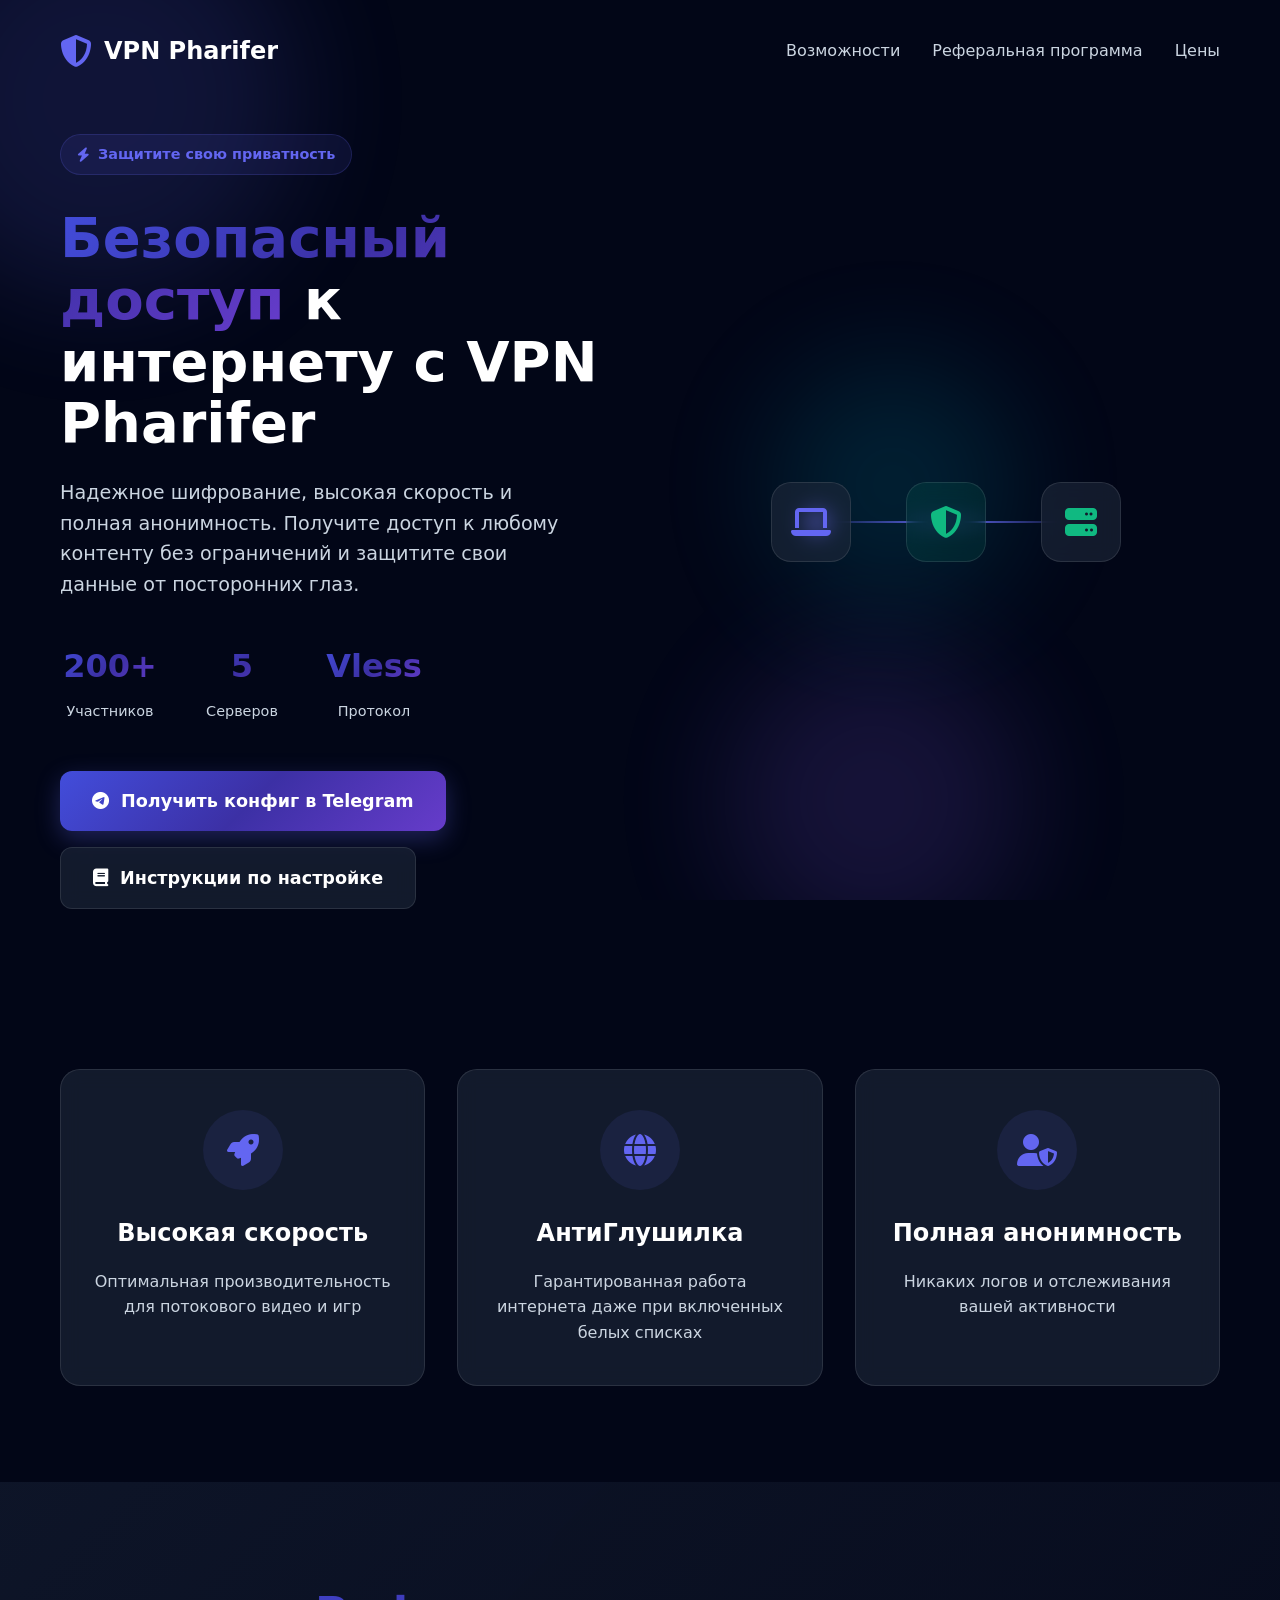
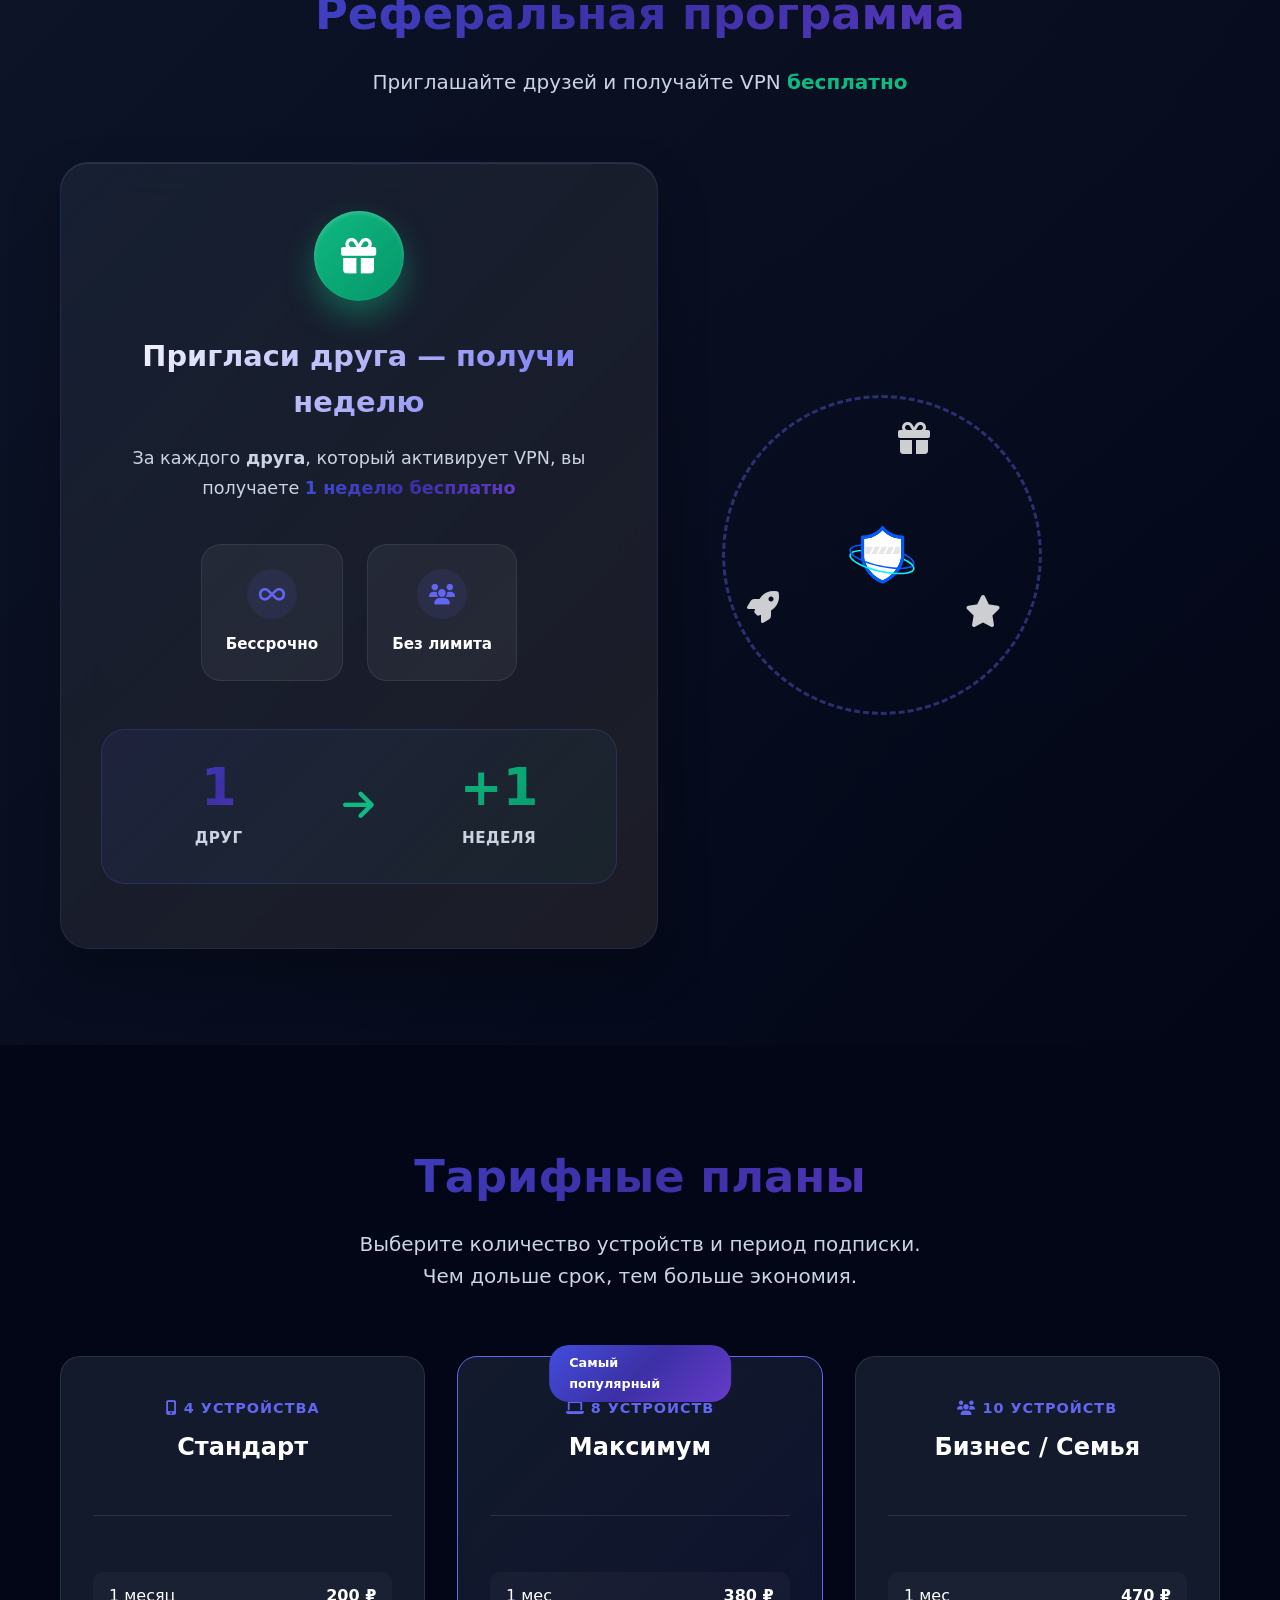
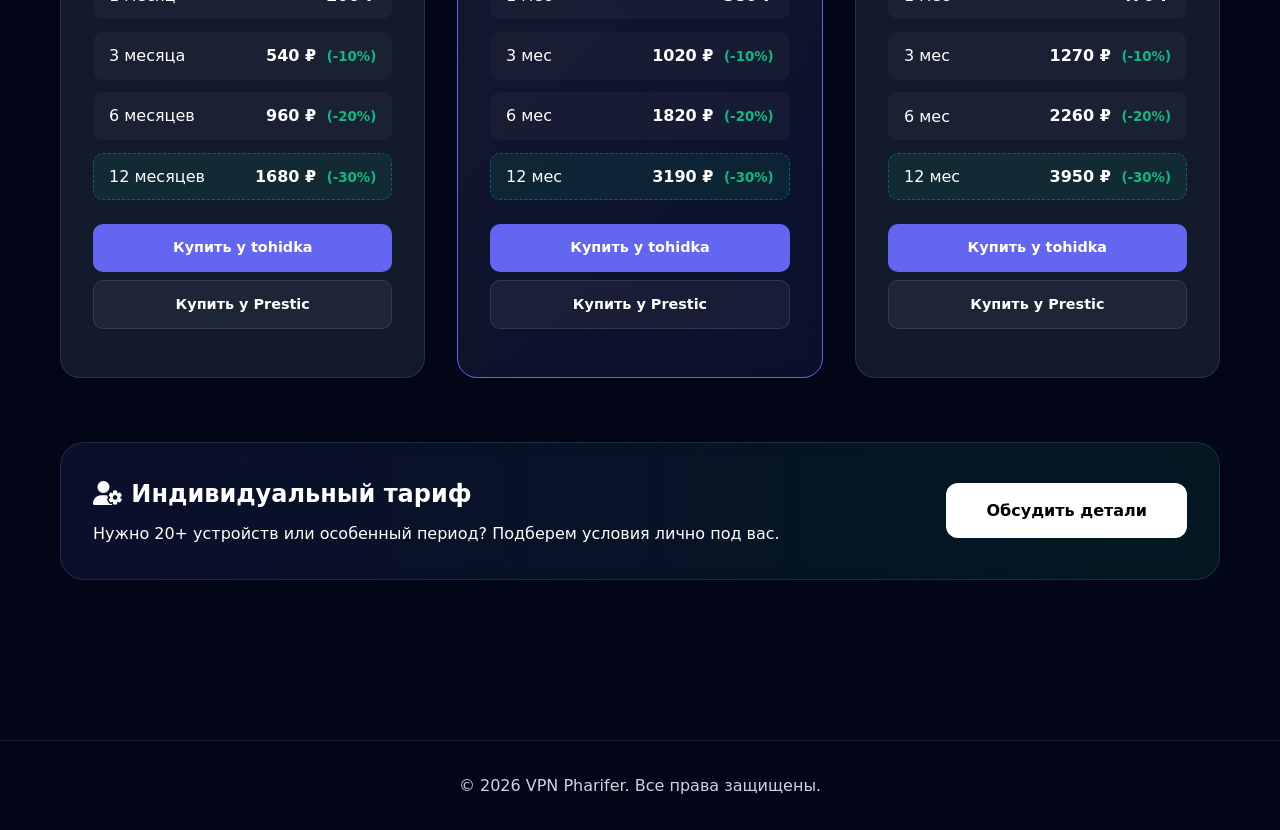
<file: index.html>
<!DOCTYPE html>
<html lang="ru">
<head>
    <meta charset="UTF-8">
    <meta name="viewport" content="width=device-width, initial-scale=1.0">
    <title>VPN Pharifer</title>

    <!-- Favicon -->
    <link rel="icon" type="image/png" href="img/vpn-logo.jpg">

    <!-- Стили -->
    <link rel="stylesheet" href="css/style.css">
    <link rel="stylesheet" href="https://cdnjs.cloudflare.com/ajax/libs/font-awesome/6.4.0/css/all.min.css">

    <!-- SEO & Open Graph -->
    <meta name="description" content="VPN Pharifer — безопасный, быстрый и анонимный VPN с Vless протоколом. Обход блокировок, антиглушилка, реферальная программа.">
    <meta name="keywords" content="VPN, Pharifer, Vless, антиглушилка, обход блокировок, приватность">

    <meta property="og:title" content="VPN Pharifer — Безопасный доступ в интернет">
    <meta property="og:description" content="Надежное шифрование, высокая скорость, полная анонимность.">
    <meta property="og:image" content="img/og-image.jpg">
    <meta property="og:url" content="https://your-domain.ru">
    <meta property="og:type" content="website">

    <meta name="twitter:card" content="summary_large_image">

    <!-- Плавная прокрутка -->
    <style>
        html { scroll-behavior: smooth; }
    </style>
</head>

<body>
    <!-- Анимированный фон -->
    <div class="background-animation">
        <div class="gradient-circle circle-1"></div>
        <div class="gradient-circle circle-2"></div>
        <div class="gradient-circle circle-3"></div>
    </div>

    <!-- Главный контент -->
    <div class="main-container">
        <!-- Хедер -->
        <header class="header">
            <div class="logo">
                <i class="fas fa-shield-alt"></i>
                <span>VPN Pharifer</span>
            </div>
            <nav class="nav">
                <a href="#features" class="nav-link">Возможности</a>
                <a href="#referral" class="nav-link">Реферальная программа</a>
                <a href="#pricing" class="nav-link">Цены</a>
            </nav>
        </header>

        <!-- Герой-секция -->
        <section class="hero">
            <div class="hero-content">
                <div class="badge">
                    <i class="fas fa-bolt"></i>
                    <span>Защитите свою приватность</span>
                </div>

                <h1 class="hero-title">
                    <span class="gradient-text">Безопасный доступ</span>
                    к интернету с VPN Pharifer
                </h1>

                <p class="hero-description">
                    Надежное шифрование, высокая скорость и полная анонимность. 
                    Получите доступ к любому контенту без ограничений и защитите 
                    свои данные от посторонних глаз.
                </p>

                <!-- Статистика -->
                <div class="stats">
                    <div class="stat-item">
                        <div class="stat-number">200+</div>
                        <div class="stat-label">Участников</div>
                    </div>
                    <div class="stat-item">
                        <div class="stat-number">5</div>
                        <div class="stat-label">Серверов</div>
                    </div>
                    <div class="stat-item">
                        <div class="stat-number">Vless</div>
                        <div class="stat-label">Протокол</div>
                    </div>
                </div>

                <!-- Кнопки действий -->
                <div class="action-buttons">
                    <a href="https://t.me/Pharifer_bot" target="_blank" rel="noopener" class="btn btn-primary">
                        <i class="fab fa-telegram"></i>
                        Получить конфиг в Telegram
                    </a>
                    <a href="instructions.html" class="btn btn-secondary">
                        <i class="fas fa-book"></i>
                        Инструкции по настройке
                    </a>
                </div>
            </div>

            <!-- Иллюстрация -->
            <div class="hero-visual">
                <div class="vpn-animation">
                    <div class="device"><i class="fas fa-laptop"></i></div>
                    <div class="connection-line">
                        <div class="pulse-wave"></div>
                        <div class="pulse-wave" style="animation-delay: 1s;"></div>
                        <div class="pulse-wave" style="animation-delay: 2s;"></div>
                    </div>
                    <div class="server"><i class="fas fa-server"></i></div>
                    <div class="shield"><i class="fas fa-shield-halved"></i></div>
                </div>
            </div>
        </section>

        <!-- Дополнительные возможности -->
        <section id="features" class="features">
            <div class="feature-grid">
                <div class="feature-card">
                    <div class="feature-icon"><i class="fas fa-rocket"></i></div>
                    <h3>Высокая скорость</h3>
                    <p>Оптимальная производительность для потокового видео и игр</p>
                </div>
                <div class="feature-card">
                    <div class="feature-icon"><i class="fas fa-globe"></i></div>
                    <h3>АнтиГлушилка</h3>
                    <p>Гарантированная работа интернета даже при включенных белых списках</p>
                </div>
                <div class="feature-card">
                    <div class="feature-icon"><i class="fas fa-user-shield"></i></div>
                    <h3>Полная анонимность</h3>
                    <p>Никаких логов и отслеживания вашей активности</p>
                </div>
            </div>
        </section>
    </div>

    <!-- Реферальная программа -->
    <section id="referral" class="referral-section">
        <div class="container">
            <div class="section-header">
                <h2 class="fade-in">Реферальная программа</h2>
                <p class="fade-in">Приглашайте друзей и получайте VPN <span class="highlight">бесплатно</span></p>
            </div>

            <div class="referral-grid">
                <!-- Карточка акции -->
                <div class="referral-card fade-in-up">
                    <div class="card-glow"></div>
                    <div class="gift-icon"><i class="fas fa-gift"></i></div>

                    <h3>Пригласи друга — получи неделю</h3>
                    <p class="description">
                        За каждого <strong>друга</strong>, который активирует VPN, вы получаете
                        <strong class="bonus">1 неделю бесплатно</strong>
                    </p>

                    <div class="benefits">
                        <div class="benefit">
                            <div class="benefit-icon"><i class="fas fa-infinity"></i></div>
                            <span>Бессрочно</span>
                        </div>
                        <div class="benefit">
                            <div class="benefit-icon"><i class="fas fa-users"></i></div>
                            <span>Без лимита</span>
                        </div>
                    </div>

                    <div class="formula">
                        <div class="formula-item">
                            <div class="value">1</div>
                            <div class="label">друг</div>
                        </div>
                        <div class="arrow"><i class="fas fa-arrow-right"></i></div>
                        <div class="formula-item highlight">
                            <div class="value">+1</div>
                            <div class="label">неделя</div>
                        </div>
                    </div>
                </div>

                <!-- Иконка «множество людей» -->
                <div class="referral-visual">
                    <div class="referral-circle">
                        <div class="circle-glow"></div>

                        <!-- Картинка по центру (не крутится) -->
                        <div class="referral-icon-static">
                            <img src="img/referral_img.svg" alt="Реферальная сеть" class="referral-img">
                        </div>

                        <div class="floating-elements">
                            <div class="floating-element element-1"><i class="fas fa-gift"></i></div>
                            <div class="floating-element element-2"><i class="fas fa-star"></i></div>
                            <div class="floating-element element-3"><i class="fas fa-rocket"></i></div>
                        </div>
                    </div>
                </div>
            </div>
        </div>
    </section>

    <section id="pricing" class="pricing-section">
        <div class="container">
            <div class="section-header">
                <h2>Тарифные планы</h2>
                <p>Выберите количество устройств и период подписки. Чем дольше срок, тем больше экономия.</p>
            </div>

            <div class="pricing-grid">
                <div class="pricing-card">
                    <div class="pricing-header">
                        <div class="device-count"><i class="fas fa-mobile-alt"></i> 4 устройства</div>
                        <h3>Стандарт</h3>
                    </div>
                    <div class="price-options">
                        <div class="price-item">
                            <span>1 месяц</span>
                            <span class="cost">200 ₽</span>
                        </div>
                        <div class="price-item">
                            <span>3 месяца</span>
                            <span class="cost">540 ₽ <small>(-10%)</small></span>
                        </div>
                        <div class="price-item">
                            <span>6 месяцев</span>
                            <span class="cost">960 ₽ <small>(-20%)</small></span>
                        </div>
                        <div class="price-item popular-option">
                            <span>12 месяцев</span>
                            <span class="cost">1680 ₽ <small>(-30%)</small></span>
                        </div>
                    </div>
                    <div class="seller-buttons">
                        <a href="https://t.me/tohidka_b" target="_blank" class="btn-buy">Купить у tohidka</a>
                        <a href="https://t.me/Prestic" target="_blank" class="btn-buy secondary">Купить у Prestic</a>
                    </div>
                </div>

                <div class="pricing-card popular">
                    <div class="popular-badge">Самый популярный</div>
                    <div class="pricing-header">
                        <div class="device-count"><i class="fas fa-laptop"></i> 8 устройств</div>
                        <h3>Максимум</h3>
                    </div>
                    <div class="price-options">
                        <div class="price-item"><span>1 мес</span> <span class="cost">380 ₽</span></div>
                        <div class="price-item"><span>3 мес</span> <span class="cost">1020 ₽ <small>(-10%)</small></span></div>
                        <div class="price-item"><span>6 мес</span> <span class="cost">1820 ₽ <small>(-20%)</small></span></div>
                        <div class="price-item popular-option"><span>12 мес</span> <span class="cost">3190 ₽ <small>(-30%)</small></span></div>
                    </div>
                    <div class="seller-buttons">
                        <a href="https://t.me/tohidka_b" target="_blank" class="btn-buy primary">Купить у tohidka</a>
                        <a href="https://t.me/Prestic" target="_blank" class="btn-buy secondary">Купить у Prestic</a>
                    </div>
                </div>

                <div class="pricing-card">
                    <div class="pricing-header">
                        <div class="device-count"><i class="fas fa-users"></i> 10 устройств</div>
                        <h3>Бизнес / Семья</h3>
                    </div>
                    <div class="price-options">
                        <div class="price-item"><span>1 мес</span> <span class="cost">470 ₽</span></div>
                        <div class="price-item"><span>3 мес</span> <span class="cost">1270 ₽ <small>(-10%)</small></span></div>
                        <div class="price-item"><span>6 мес</span> <span class="cost">2260 ₽ <small>(-20%)</small></span></div>
                        <div class="price-item popular-option"><span>12 мес</span> <span class="cost">3950 ₽ <small>(-30%)</small></span></div>
                    </div>
                    <div class="seller-buttons">
                        <a href="https://t.me/tohidka_b" target="_blank" class="btn-buy">Купить у tohidka</a>
                        <a href="https://t.me/Prestic" target="_blank" class="btn-buy secondary">Купить у Prestic</a>
                    </div>
                </div>
            </div>

            <div class="custom-plan fade-in-up">
                <div class="custom-content">
                    <div class="custom-text">
                        <h3><i class="fas fa-user-cog"></i> Индивидуальный тариф</h3>
                        <p>Нужно 20+ устройств или особенный период? Подберем условия лично под вас.</p>
                    </div>
                    <div class="custom-action">
                        <a href="https://t.me/tohidka_b" class="btn-custom">Обсудить детали</a>
                    </div>
                </div>
            </div>
        </div>
    </section>

    <!-- Футер -->
    <footer class="footer">
        <p>© 2026 VPN Pharifer. Все права защищены.</p>
    </footer>
</body>

</html>
</file>
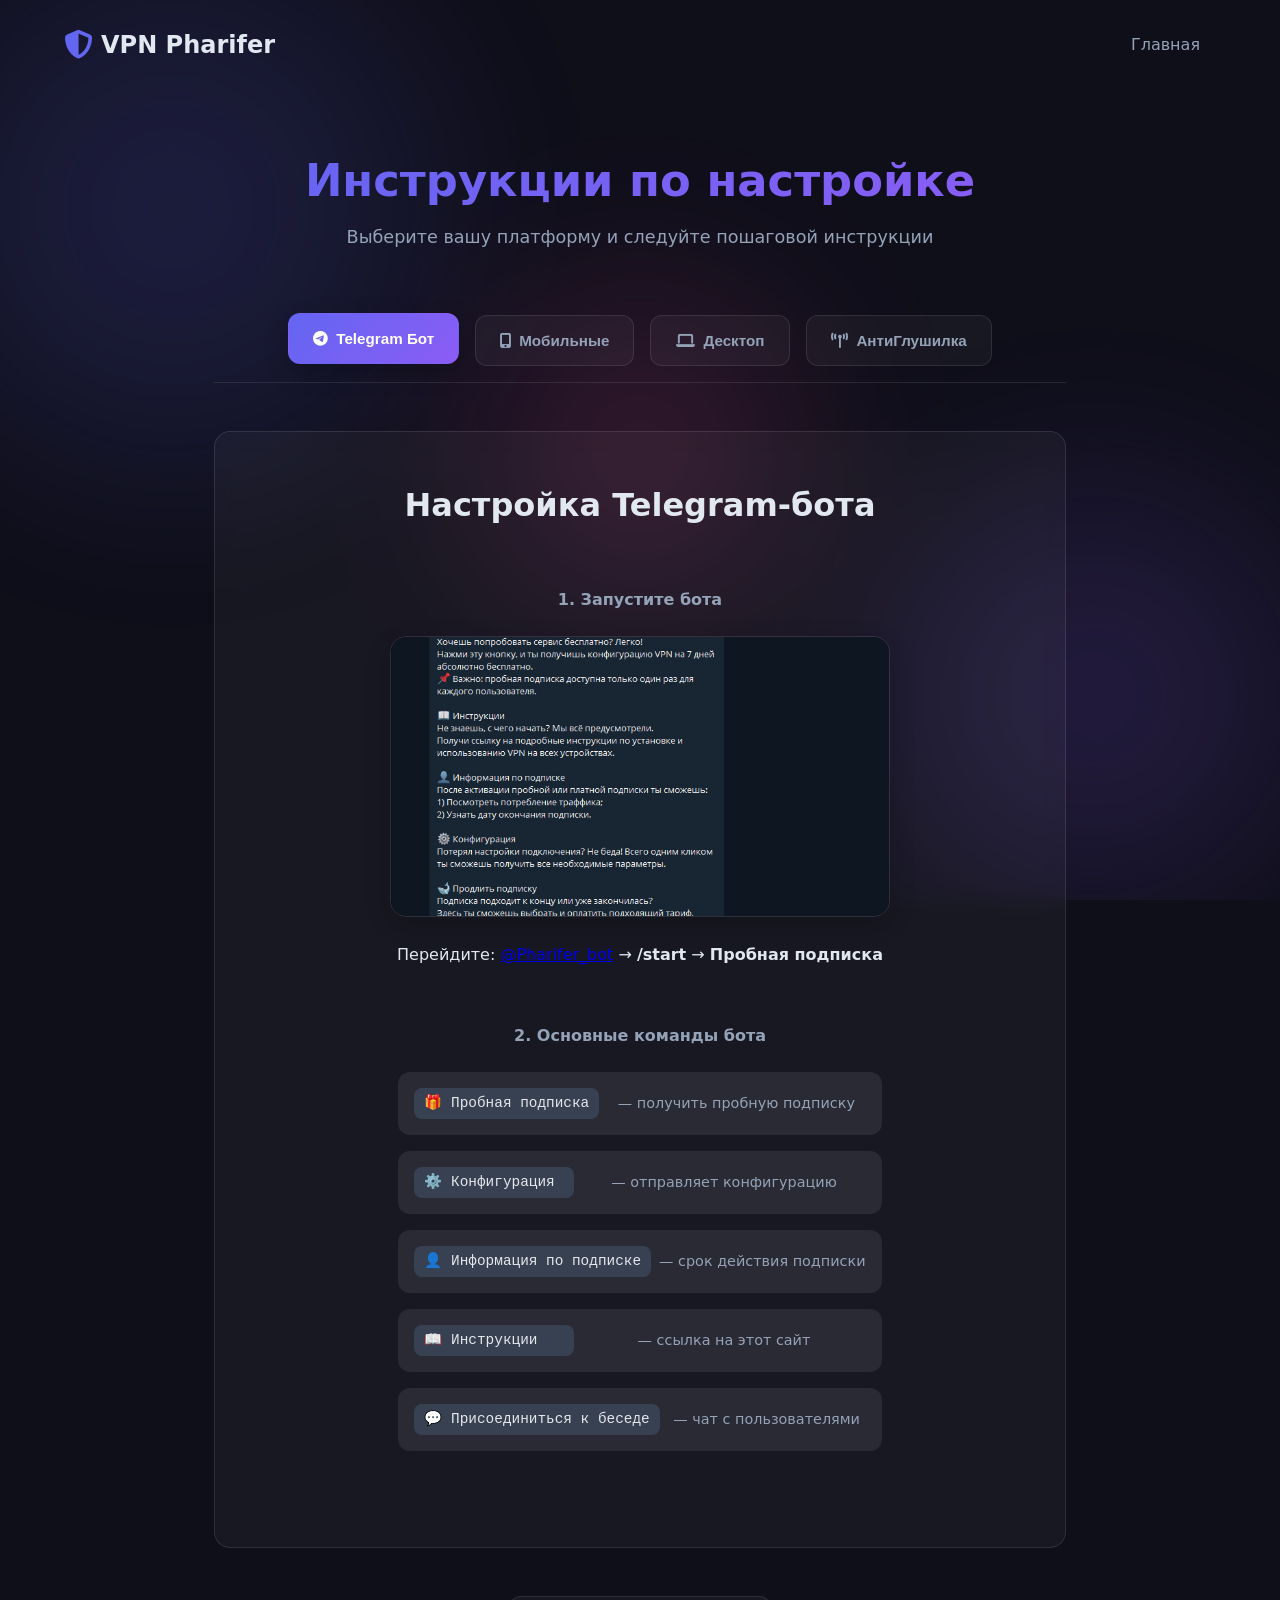
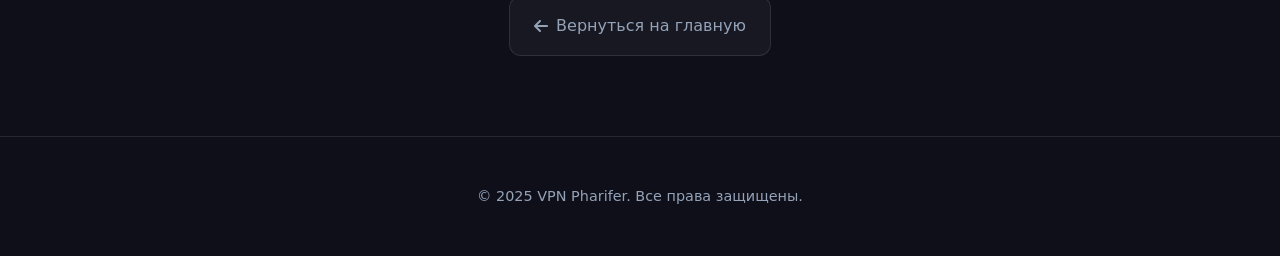
<file: instructions.html>
<!DOCTYPE html>
<html lang="ru" data-theme="dark">
<head>
  <meta charset="UTF-8" />
  <meta name="viewport" content="width=device-width, initial-scale=1.0"/>
  <title>Инструкции по настройке | VPN Pharifer</title>

  <!-- Preload critical resources -->
  <link rel="preload" href="css/style.css" as="style">
  <link rel="preload" href="css/instructions.css" as="style">
  <link rel="preload" href="js/script.js" as="script">

  <!-- Favicon -->
  <link rel="icon" type="image/png" href="img/favicon.png"/>

  <!-- Font Awesome -->
  <link rel="stylesheet" href="https://cdnjs.cloudflare.com/ajax/libs/font-awesome/6.5.0/css/all.min.css" />

  <!-- Основные стили -->
  <link rel="stylesheet" href="css/style.css"/>
  <link rel="stylesheet" href="css/instructions.css"/>

  <!-- SEO -->
  <meta name="description" content="Пошаговые инструкции по настройке VPN Pharifer на Android, iOS, macOS, Windows и в Telegram."/>
  <meta name="keywords" content="VPN, настройка, инструкции, Android, iOS, Windows, macOS, Telegram"/>
</head>
<body>

  <!-- Прогресс-бар -->
  <div class="progress-bar" aria-hidden="true"></div>

  <!-- Анимированный фон -->
  <div class="background-animation" aria-hidden="true">
    <div class="gradient-circle circle-1"></div>
    <div class="gradient-circle circle-2"></div>
    <div class="gradient-circle circle-3"></div>
  </div>

  <!-- Модальное окно для изображений -->
  <div id="imageModal" class="modal">
    <span class="modal-close">&times;</span>
    <img class="modal-content" id="modalImage">
    <div id="modalCaption"></div>
  </div>

  <div class="main-container">
    <header class="header">
      <div class="logo">
        <i class="fas fa-shield-alt" aria-hidden="true"></i>
        <span>VPN Pharifer</span>
      </div>
      <nav class="nav" aria-label="Основная навигация">
        <a href="index.html" class="nav-link">Главная</a>
      </nav>
    </header>
  </div>

  <main class="instructions-container">
    <header class="instructions-header">
      <h1>Инструкции по настройке</h1>
      <p>Выберите вашу платформу и следуйте пошаговой инструкции</p>
    </header>

    <!-- Вкладки -->
    <div class="tabs" role="tablist" aria-label="Платформы для настройки">
      <button class="tab-btn active" data-tab="telegram" role="tab" aria-selected="true" aria-controls="telegram">
        <i class="fab fa-telegram" aria-hidden="true"></i> Telegram Бот
      </button>
      <button class="tab-btn" data-tab="mobile" role="tab" aria-selected="false" aria-controls="mobile">
        <i class="fas fa-mobile-alt" aria-hidden="true"></i> Мобильные
      </button>
      <button class="tab-btn" data-tab="desktop" role="tab" aria-selected="false" aria-controls="desktop">
        <i class="fas fa-laptop" aria-hidden="true"></i> Десктоп
      </button>
      <button class="tab-btn" data-tab="antijam" role="tab" aria-selected="false" aria-controls="antijam">
        <i class="fas fa-broadcast-tower" aria-hidden="true"></i> АнтиГлушилка
      </button>
    </div>

    <!-- === TELEGRAM БОТ === -->
    <section id="telegram" class="tab-content active" role="tabpanel" aria-labelledby="telegram">
      <h2>Настройка Telegram-бота</h2>

      <div class="instruction-step">
        <div class="instruction-caption">1. Запустите бота</div>
        <img src="img/telegram_1.jpg" alt="Интерфейс Telegram бота с кнопкой запуска" class="instruction-image zoomable" loading="lazy">
        <p class="instruction-text">
          Перейдите: <a href="https://t.me/Pharifer_bot" target="_blank" rel="noopener">@Pharifer_bot</a> → <strong>/start</strong> → <strong>Пробная подписка</strong>
        </p>
      </div>

      <div class="instruction-step">
        <div class="instruction-caption">2. Основные команды бота</div>
        <div class="commands-grid">
          <div class="command-item">
            <span class="bot-command">🎁 Пробная подписка</span>
            <span class="command-desc">— получить пробную подписку</span>
          </div>
          <div class="command-item">
            <span class="bot-command">⚙️ Конфигурация</span>
            <span class="command-desc">— отправляет конфигурацию</span>
          </div>
          <div class="command-item">
            <span class="bot-command">👤 Информация по подписке</span>
            <span class="command-desc">— срок действия подписки</span>
          </div>
          <div class="command-item">
            <span class="bot-command">📖 Инструкции</span>
            <span class="command-desc">— ссылка на этот сайт</span>
          </div>
          <div class="command-item">
            <span class="bot-command">💬 Присоединиться к беседе</span>
            <span class="command-desc">— чат с пользователями</span>
          </div>
        </div>
      </div>
    </section>

    <!-- === МОБИЛЬНЫЕ === -->
    <section id="mobile" class="tab-content" role="tabpanel" aria-labelledby="mobile" hidden>
      <h2>Настройка на Android и iOS</h2>

      <div class="platform-section">
        <h3><i class="fab fa-android" aria-hidden="true"></i> | <i class="fab fa-apple" aria-hidden="true"></i> v2RayTun</h3>
        
        <div class="instruction-step">
          <div class="instruction-caption">1. Установите приложение</div>
          <div class="appLinks-group">
            <a href="https://play.google.com/store/apps/details?id=com.v2raytun.android&hl=ru" class="appLink appLink--android" target="_blank" rel="noopener">
              <i class="fab fa-android"></i>
              v2RayTun для Android
            </a>
            <a href="https://apps.apple.com/us/app/v2raytun/id6476628951" class="appLink appLink--ios" target="_blank" rel="noopener">
              <i class="fab fa-apple"></i>
              v2RayTun для iOS
            </a>
          </div>
        </div>

        <div class="instruction-step">
          <div class="instruction-caption">2. Получите конфигурацию</div>
          <p class="instruction-text">@Pharifer_bot → <code>/start</code> → <strong>🎁 Пробная подписка</strong></p>
          <img src="img/AndroidIos/androidIos1.jpg" alt="Получение конфигурации из бота" class="instruction-image zoomable" loading="lazy">
        </div>

        <div class="instruction-step">
          <div class="instruction-caption">3. Импортируйте конфигурацию</div>
          <p class="instruction-text"><strong>Нажмите на "+" в правом верхнем углу</strong></p>
          <img src="img/AndroidIos/androidIos2.jpg" alt="Нажмите на + в правом верхнем углу" class="instruction-image zoomable" loading="lazy">
        </div>

        <div class="instruction-step">
          <div class="instruction-caption">4. Импортируйте конфигурацию</div>
          <p class="instruction-text"><strong>Импорт из буфера обмена</strong></p>
          <img src="img/AndroidIos/androidIos3.jpg" alt="Импорт из буфера обмена" class="instruction-image zoomable" loading="lazy">
        </div>

        <div class="instruction-step">
          <div class="instruction-caption">5. Подключитесь</div>
          <p class="instruction-text"><strong>Включите VPN</strong> <br>( также советую изменить название конфигурации, нажав на иконку, отмеченную на скрине )</p>
          <img src="img/AndroidIos/androidIos4.png" alt="Совет по изменению названия" class="instruction-image zoomable" loading="lazy">
        </div>

        <div class="instruction-step">
          <div class="instruction-caption">6. Меняете название</div>
          <p class="instruction-text"><strong>Меняем название и нажимаем на галочку в правом верхнем углу <br>( перед этим нужно отключить впн )</strong></p>
          <img src="img/AndroidIos/androidIos5.jpg" alt="Как поменять название" class="instruction-image zoomable" loading="lazy">
        </div>
      </div>
    </section>

    <!-- === ДЕСКТОП === -->
    <section id="desktop" class="tab-content" role="tabpanel" aria-labelledby="desktop" hidden>
      <h2>Настройка на Windows и macOS</h2>

      <div class="platform-section">
        <h3><i class="fab fa-windows" aria-hidden="true"></i> | <i class="fab fa-apple" aria-hidden="true"></i> Clash Verge</h3>
        
        <div class="instruction-step">
          <div class="instruction-caption">1. Скачайте Clash Verge</div>
          <div class="appLinks-group">
            <a href="https://github.com/clash-verge-rev/clash-verge-rev/releases/download/v2.2.3/Clash.Verge_2.2.3_x64-setup.exe" class="appLink appLink--windows" target="_blank" rel="noopener">
              <i class="fab fa-windows"></i>
              Windows
            </a>
            <a href="https://github.com/clash-verge-rev/clash-verge-rev/releases/download/v2.2.3/Clash.Verge_2.2.3_aarch64.dmg" class="appLink appLink--macos" target="_blank" rel="noopener">
              <i class="fab fa-apple"></i>
              macOS
            </a>
          </div>
        </div>

        <div class="instruction-step">
          <div class="instruction-caption">2. Добавьте новый профиль</div>
          <p class="instruction-text"><strong>Профили → Новый</strong></p>
          <img src="img/WinMacOS/winmacInstruct1.png" alt="Добавление нового профиля в Clash Verge" class="instruction-image zoomable" loading="lazy">
        </div>

        <div class="instruction-step">
          <div class="instruction-caption">3. Настройте тип профиля</div>
          <p class="instruction-text"><strong>Тип → Local</strong></p>
          <img src="img/WinMacOS/winmacInstruct2.png" alt="Настройка типа профиля" class="instruction-image zoomable" loading="lazy">
        </div>

        <div class="instruction-step">
          <div class="instruction-caption">4. Вставка конфига</div>
          <p class="instruction-text"><strong>Выберите конфиг, полученный от бота</strong></p>
          <img src="img/WinMacOS/winmacInstruct3.png" alt="Выбор конфига" class="instruction-image zoomable" loading="lazy">
        </div>

        <div class="instruction-step">
          <div class="instruction-caption">5. Настройка приложения</div>
          <p class="instruction-text"><strong>Настройки → Включите Режим TUN → Включите Системный прокси</strong></p>
          <img src="img/WinMacOS/winmacInstruct4.png" alt="Включение необходимых настроек" class="instruction-image zoomable" loading="lazy">
        </div>

        <div class="instruction-step">
          <div class="instruction-caption">6. Настройка приложения</div>
          <p class="instruction-text"><strong>Прокси → Выберите раздел правила</strong></p>
          <img src="img/WinMacOS/winmacInstruct5.png" alt="Выбор раздел правила" class="instruction-image zoomable" loading="lazy">
        </div>

        <div class="instruction-step">
          <div class="instruction-caption">7. Выбор сервера</div>
          <p class="instruction-text"><strong>Раскрываем список серверов → выбираете один из доступных серверов</strong></p>
          <img src="img/WinMacOS/winmacInstruct6.jpg" alt="Выбор сервера" class="instruction-image zoomable" loading="lazy">
        </div>
      </div>
    </section>

    <!-- === АНТИГЛУШИЛКА === -->
    <section id="antijam" class="tab-content" role="tabpanel" aria-labelledby="antijam" hidden>
      <h2>АнтиГлушилка — обход белых списков</h2>
      <p class="instruction-text intro-text">
        Работает <strong>только на Android и iOS</strong>. Автоматически обходит DPI и белые списки.
      </p>

      <div class="platform-section">
        <h3><i class="fab fa-android" aria-hidden="true"></i> | <i class="fab fa-apple" aria-hidden="true"></i> Happ</h3>
        
        <div class="instruction-step">
          <div class="instruction-caption">1. Установите приложение</div>
          <div class="appLinks-group">
            <a href="https://play.google.com/store/apps/details?id=com.happproxy" class="appLink appLink--android" target="_blank" rel="noopener">
              <i class="fab fa-android"></i>
              Happ для Android
            </a>
            <a href="https://apps.apple.com/us/app/happ-proxy-utility/id6504287215?l=ru" class="appLink appLink--ios" target="_blank" rel="noopener">
              <i class="fab fa-apple"></i>
              Happ Plus для iOS
            </a>
          </div>
        </div>

        <div class="instruction-step">
          <div class="instruction-caption">2. Добавьте конфигурацию</div>
          <p class="instruction-text"><strong>Из буфера обмена → Вставьте конфиг, полученный от администратора</strong></p>
          <img src="img/AntiJam/antiJam_1.png" alt="Добавление конфигурации в Happ" class="instruction-image zoomable" loading="lazy">
        </div>

        <div class="instruction-step">
          <div class="instruction-caption">3. Дальнейшее добавление конфигов</div>
          <p class="instruction-text"><strong>Нажмите на "+" в правом верхнем углу → Вставить из буфера обмена</strong></p>
          <img src="img/AntiJam/antiJam_2.jpg" alt="Добавление последующих конфигураций в Happ" class="instruction-image zoomable" loading="lazy">
        </div>

        <div class="instruction-step">
          <div class="instruction-caption">4. Выберите сервер и подключитесь</div>
          <p class="instruction-text"><strong>Нажмите на название сервера для выбора и активируйте подключение</strong></p>
          <img src="img/AntiJam/antiJam_3.png" alt="Выбор сервера и подключение" class="instruction-image zoomable" loading="lazy">
        </div>
      </div>

      <div class="notification notification--warning" role="alert">
        <i class="fas fa-exclamation-triangle" aria-hidden="true"></i>
        <span>Включать только при активных белых списках! При обычном использовании интернета функция не нужна.</span>
      </div>
    </section>

    <nav class="navigation-bottom">
      <a href="index.html" class="back-btn">
        <i class="fas fa-arrow-left" aria-hidden="true"></i> Вернуться на главную
      </a>
    </nav>
  </main>

  <!-- Футер -->
  <footer class="footer">
    <p>&copy; 2025 VPN Pharifer. Все права защищены.</p>
  </footer>

  <!-- JS -->
  <script src="js/script.js"></script>
</body>
</html>
</file>
<file: css/style.css>
/* Обнуление и базовые стили */
* {
  margin: 0;
  padding: 0;
  box-sizing: border-box;
}

:root {
  --primary-color: #6366f1;
  --primary-dark: #4f46e5;
  --secondary-color: #f0f4ff;
  --accent-color: #10b981;
  --text-primary: #ffffff;
  --text-secondary: #cbd5e1;
  --background-dark: #0f172a;
  --background-darker: #020617;
  --gradient: linear-gradient(135deg, #424ddb 0%, #3c30a5 50%, #663cca 100%);
  --card-bg: rgba(30, 41, 59, 0.6);
  --blur-bg: rgba(255, 255, 255, 0.05);
}

body {
  font-family: 'Inter', 'Segoe UI', system-ui, -apple-system, sans-serif;
  background: var(--background-darker);
  color: var(--text-primary);
  min-height: 100vh;
  line-height: 1.6;
  position: relative;
  overflow-x: hidden;
}

/* Плавная прокрутка (уже есть в HTML, но дублируем на всякий случай) */
html {
  scroll-behavior: smooth;
}

/* Анимированный фон */
.background-animation {
  position: fixed;
  top: 0;
  left: 0;
  width: 100%;
  height: 100%;
  z-index: -2;
  overflow: hidden;
}

.gradient-circle {
  position: absolute;
  border-radius: 50%;
  filter: blur(60px);
  opacity: 0.15;
  animation: float 6s ease-in-out infinite;
}

.circle-1 {
  width: 400px;
  height: 400px;
  background: var(--primary-color);
  top: -100px;
  left: -100px;
  animation-delay: 0s;
}

.circle-2 {
  width: 300px;
  height: 300px;
  background: #8b5cf6;
  bottom: -50px;
  right: 20%;
  animation-delay: -2s;
}

.circle-3 {
  width: 250px;
  height: 250px;
  background: #06b6d4;
  top: 40%;
  left: 60%;
  animation-delay: -4s;
}

@keyframes float {
  0%, 100% { transform: translateY(0) scale(1); }
  50% { transform: translateY(-15px) scale(1.05); }
}

/* Контейнеры */
.main-container {
  max-width: 1200px;
  margin: 0 auto;
  padding: 0 20px;
  position: relative;
  z-index: 1;
}

.container {
  max-width: 1200px;
  margin: 0 auto;
  padding: 0 20px;
}

.price-container {
  max-width: 900px;
  margin: 0 auto;
  padding: 0 20px;
}

/* Хедер */
.header {
  display: flex;
  justify-content: space-between;
  align-items: center;
  padding: 2rem 0;
  animation: fadeInDown 0.8s ease-out;
}

.logo {
  display: flex;
  align-items: center;
  gap: 12px;
  font-size: 1.5rem;
  font-weight: 700;
  color: var(--text-primary);
}

.logo i {
  color: var(--primary-color);
  font-size: 2rem;
}

.nav {
  display: flex;
  gap: 2rem;
}

.nav-link {
  color: var(--text-secondary);
  text-decoration: none;
  font-weight: 500;
  transition: color 0.3s ease;
  position: relative;
}

.nav-link:hover {
  color: var(--text-primary);
}

.nav-link::after {
  content: '';
  position: absolute;
  bottom: -5px;
  left: 0;
  width: 0;
  height: 2px;
  background: #3c30a5;
  transition: width 0.3s ease;
}

.nav-link:hover::after {
  width: 100%;
}

/* Анимации */
@keyframes fadeInDown {
  from { opacity: 0; transform: translateY(-20px); }
  to { opacity: 1; transform: translateY(0); }
}

@keyframes slideInLeft {
  from { opacity: 0; transform: translateX(-50px); }
  to { opacity: 1; transform: translateX(0); }
}

@keyframes slideInRight {
  from { opacity: 0; transform: translateX(50px); }
  to { opacity: 1; transform: translateX(0); }
}

@keyframes pulseArrow {
  0%, 100% { transform: translateX(0); }
  50% { transform: translateX(8px); }
}

.fade-in { opacity: 0; animation: fadeIn 0.8s forwards; }
.fade-in-up { opacity: 0; transform: translateY(20px); animation: fadeInUp 0.8s forwards; }

@keyframes fadeIn { to { opacity: 1; } }
@keyframes fadeInUp { to { opacity: 1; transform: translateY(0); } }

.fade-in:nth-child(1) { animation-delay: .1s; }
.fade-in:nth-child(2) { animation-delay: .2s; }
.fade-in-up:nth-child(1) { animation-delay: .3s; }

/* Герой-секция */
.hero {
  display: grid;
  grid-template-columns: 1fr 1fr;
  gap: 4rem;
  align-items: center;
  min-height: 80vh;
  padding: 2rem 0;
}

.hero-content {
  animation: slideInLeft 0.8s ease-out;
}

.badge {
  display: inline-flex;
  align-items: center;
  gap: 8px;
  background: rgba(99, 102, 241, 0.1);
  color: var(--primary-color);
  padding: 8px 16px;
  border-radius: 50px;
  font-size: 0.9rem;
  font-weight: 600;
  margin-bottom: 2rem;
  border: 1px solid rgba(99, 102, 241, 0.2);
}

.hero-title {
  font-size: 3.5rem;
  font-weight: 800;
  line-height: 1.1;
  margin-bottom: 1.5rem;
}

.gradient-text {
  background: var(--gradient);
  -webkit-background-clip: text;
  -webkit-text-fill-color: transparent;
  background-clip: text;
}

.hero-description {
  font-size: 1.2rem;
  color: var(--text-secondary);
  margin-bottom: 2.5rem;
  max-width: 500px;
}

/* Статистика */
.stats {
  display: flex;
  gap: 2rem;
  margin-bottom: 3rem;
  flex-wrap: wrap;
}

.stat-item {
  text-align: center;
  min-width: 100px;
}

.stat-number {
  font-size: 2rem;
  font-weight: 800;
  background: var(--gradient);
  -webkit-background-clip: text;
  -webkit-text-fill-color: transparent;
  background-clip: text;
  margin-bottom: 0.5rem;
}

.stat-label {
  font-size: 0.9rem;
  color: var(--text-secondary);
  font-weight: 500;
}

/* Кнопки */
.action-buttons {
  display: flex;
  gap: 1rem;
  flex-wrap: wrap;
}

.btn {
  display: inline-flex;
  align-items: center;
  gap: 12px;
  padding: 16px 32px;
  font-size: 1.1rem;
  font-weight: 600;
  text-decoration: none;
  border-radius: 12px;
  transition: all 0.3s ease;
  border: none;
  cursor: pointer;
  min-width: 220px;
  justify-content: center;
}

.btn-primary {
  background: var(--gradient);
  color: white;
  box-shadow: 0 8px 25px rgba(99, 102, 241, 0.3);
}

.btn-primary:hover {
  transform: translateY(-3px);
  box-shadow: 0 15px 35px rgba(99, 102, 241, 0.4);
}

.btn-secondary {
  background: var(--card-bg);
  color: var(--text-primary);
  border: 1px solid rgba(255, 255, 255, 0.1);
  -webkit-backdrop-filter: blur(10px);
  backdrop-filter: blur(10px);
}

.btn-secondary:hover {
  background: var(--blur-bg);
  transform: translateY(-3px);
  border-color: rgba(255, 255, 255, 0.2);
}

/* Визуализация VPN */
.hero-visual {
  animation: slideInRight 0.05s ease-out;
  display: flex;
  justify-content: center;
}

.vpn-animation {
  position: relative;
  height: 300px;
  width: 100%;
  max-width: 500px;
  display: flex;
  align-items: center;
  justify-content: center;
}

.device, .server, .shield {
  position: absolute;
  width: 80px;
  height: 80px;
  background: var(--card-bg);
  border-radius: 20px;
  display: flex;
  align-items: center;
  justify-content: center;
  font-size: 2rem;
  border: 1px solid rgba(255, 255, 255, 0.1);
  -webkit-backdrop-filter: blur(10px);
  backdrop-filter: blur(10px);
  z-index: 2;
}

.device { left: 15%; color: var(--primary-color); }
.server { right: 15%; color: var(--accent-color); }
.shield {
  top: 50%;
  left: 50%;
  transform: translate(-50%, -50%);
  color: #10b981;
  background: rgba(16, 185, 129, 0.1);
  animation: floatShield 4s ease-in-out infinite;
}

.connection-line {
  position: absolute;
  top: 50%;
  left: calc(15% + 40px);
  right: calc(15% + 40px);
  height: 2px;
  background: linear-gradient(90deg, transparent, var(--primary-color), transparent);
  z-index: 1;
  transform: translateY(-50%);
}

.pulse-wave {
  position: absolute;
  width: 12px;
  height: 12px;
  background: var(--primary-color);
  border-radius: 50%;
  top: 50%;
  left: 0;
  transform: translateY(-50%);
  animation: pulseMove 3s linear infinite;
  z-index: 3;
  box-shadow: 0 0 15px var(--primary-color);
}

.pulse-wave::before {
  content: '';
  position: absolute;
  inset: -8px;
  background: var(--primary-color);
  border-radius: 50%;
  opacity: 0.6;
  animation: pulseGlow 3s linear infinite;
}

@keyframes pulseMove {
  0% { left: 0; opacity: 0; }
  10% { opacity: 1; }
  90% { opacity: 1; }
  100% { left: 100%; opacity: 0; }
}

@keyframes pulseGlow {
  0%, 100% { transform: scale(0.8); opacity: 0.6; }
  50% { transform: scale(1.8); opacity: 0; }
}

@keyframes floatShield {
  0%, 100% { transform: translate(-50%, -50%) rotate(0deg) scale(1); }
  25% { transform: translate(-50%, -55%) rotate(5deg) scale(1.05); }
  75% { transform: translate(-50%, -45%) rotate(-5deg) scale(1.03); }
}

/* Features */
.features {
  padding: 6rem 0;
}

.feature-grid {
  display: grid;
  grid-template-columns: repeat(auto-fit, minmax(280px, 1fr));
  gap: 2rem;
  margin-top: 2rem;
}

.feature-card {
  background: var(--card-bg);
  padding: 2.5rem 2rem;
  border-radius: 20px;
  text-align: center;
  border: 1px solid rgba(255, 255, 255, 0.1);
  -webkit-backdrop-filter: blur(10px);
  backdrop-filter: blur(10px);
  transition: all 0.3s ease;
}

.feature-card:hover {
  transform: translateY(-10px);
  box-shadow: 0 20px 40px rgba(0, 0, 0, 0.3);
  border-color: rgba(99, 102, 241, 0.3);
}

.feature-icon {
  width: 80px;
  height: 80px;
  background: rgba(99, 102, 241, 0.1);
  border-radius: 50%;
  display: flex;
  align-items: center;
  justify-content: center;
  margin: 0 auto 1.5rem;
  font-size: 2rem;
  color: var(--primary-color);
}

.feature-card h3 {
  font-size: 1.5rem;
  margin-bottom: 1rem;
  font-weight: 700;
}

.feature-card p {
  color: var(--text-secondary);
  line-height: 1.6;
}

/* === Реферальная секция === */
.referral-section {
  padding: 6rem 0;
  position: relative;
  overflow: hidden;
  background: linear-gradient(135deg, rgba(15, 23, 42, 0.9), rgba(2, 6, 23, 0.95));
}

.referral-section::before {
  content: '';
  position: absolute;
  inset: 0;
  background:
    radial-gradient(circle at 20% 80%, rgba(99, 102, 241, 0.08), transparent 50%),
    radial-gradient(circle at 80% 20%, rgba(139, 92, 246, 0.08), transparent 50%);
  z-index: -1;
}

.section-header {
  text-align: center;
  margin-bottom: 4rem;
}

.section-header h2 {
  font-size: 2.8rem;
  font-weight: 800;
  background: var(--gradient);
  -webkit-background-clip: text;
  -webkit-text-fill-color: transparent;
  background-clip: text;
  margin-bottom: 1rem;
}

.section-header p {
  font-size: 1.25rem;
  color: var(--text-secondary);
  max-width: 600px;
  margin: 0 auto;
}

.highlight {
  color: #10b981;
  font-weight: 600;
}

.referral-grid {
  display: grid;
  grid-template-columns: 1.2fr 1fr;
  gap: 4rem;
  align-items: center;
}

.referral-card {
  background: linear-gradient(135deg, var(--card-bg), rgba(30, 30, 40, 0.95));
  padding: 3rem 2.5rem;
  border-radius: 28px;
  border: 1px solid rgba(99, 102, 241, 0.15);
  -webkit-backdrop-filter: blur(20px);
  backdrop-filter: blur(20px);
  box-shadow: 0 25px 50px rgba(0, 0, 0, 0.25), inset 0 1px 0 rgba(255, 255, 255, 0.1);
  position: relative;
  overflow: hidden;
  transition: all 0.4s cubic-bezier(0.175, 0.885, 0.32, 1.1);
}

.referral-card:hover {
  transform: translateY(-8px);
  box-shadow: 0 35px 60px rgba(0, 0, 0, 0.3);
  border-color: rgba(99, 102, 241, 0.25);
}

.card-glow {
  position: absolute;
  inset: -2px;
  background: linear-gradient(45deg, transparent, rgba(99, 102, 241, 0.1), transparent);
  border-radius: 30px;
  opacity: 0;
  transition: opacity 0.4s ease;
  z-index: -1;
}

.referral-card:hover .card-glow {
  opacity: 1;
}

.gift-icon {
  width: 90px;
  height: 90px;
  background: linear-gradient(135deg, #10b981, #059669);
  border-radius: 50%;
  display: flex;
  align-items: center;
  justify-content: center;
  margin: 0 auto 2rem;
  font-size: 2.2rem;
  color: #fff;
  box-shadow: 0 15px 30px rgba(16, 185, 129, 0.4), inset 0 2px 4px rgba(255, 255, 255, 0.2);
  animation: float 3s ease-in-out infinite;
}

.gift-icon:hover {
  transform: scale(1.05) rotate(5deg);
  box-shadow: 0 20px 40px rgba(16, 185, 129, 0.5);
}

.referral-card h3 {
  font-size: 1.8rem;
  font-weight: 700;
  color: var(--text-primary);
  margin-bottom: 1.2rem;
  text-align: center;
  background: linear-gradient(135deg, var(--text-primary), #6366f1);
  -webkit-background-clip: text;
  -webkit-text-fill-color: transparent;
  background-clip: text;
}

.description {
  color: var(--text-secondary);
  line-height: 1.7;
  margin-bottom: 2.5rem;
  font-size: 1.1rem;
  text-align: center;
  max-width: 90%;
  margin-left: auto;
  margin-right: auto;
}

.bonus {
  background: var(--gradient);
  -webkit-background-clip: text;
  -webkit-text-fill-color: transparent;
  background-clip: text;
  font-weight: 700;
}

.benefits {
  display: flex;
  justify-content: center;
  gap: 1.5rem;
  margin-bottom: 3rem;
  flex-wrap: wrap;
}

.benefit {
  display: flex;
  flex-direction: column;
  align-items: center;
  gap: 0.8rem;
  padding: 1.5rem;
  background: var(--blur-bg);
  border-radius: 20px;
  border: 1px solid rgba(255, 255, 255, 0.08);
  transition: all 0.3s ease;
  min-width: 120px;
}

.benefit:hover {
  background: linear-gradient(135deg, rgba(99, 102, 241, 0.1), rgba(16, 185, 129, 0.05));
  border-color: rgba(99, 102, 241, 0.3);
  transform: translateY(-5px) scale(1.03);
  box-shadow: 0 15px 30px rgba(0, 0, 0, 0.2);
}

.benefit-icon {
  width: 50px;
  height: 50px;
  background: rgba(99, 102, 241, 0.1);
  border-radius: 50%;
  display: flex;
  align-items: center;
  justify-content: center;
}

.benefit i {
  font-size: 1.3rem;
  color: var(--primary-color);
}

.benefit span {
  font-size: 0.95rem;
  color: var(--text-primary);
  font-weight: 600;
}

.formula {
  display: flex;
  align-items: center;
  justify-content: center;
  gap: 2rem;
  margin: 3rem 0 1rem;
  padding: 2rem 1.5rem;
  background: linear-gradient(135deg, rgba(99, 102, 241, 0.08), rgba(16, 185, 129, 0.05));
  border-radius: 24px;
  border: 1px solid rgba(99, 102, 241, 0.2);
}

.formula-item {
  text-align: center;
  flex: 1;
}

.value {
  font-size: 3.2rem;
  font-weight: 800;
  line-height: 1;
}

.value:not(.highlight) {
  background: var(--gradient);
  -webkit-background-clip: text;
  -webkit-text-fill-color: transparent;
  background-clip: text;
}

.formula-item.highlight .value {
  background: linear-gradient(135deg, #10b981, #059669);
  -webkit-background-clip: text;
  -webkit-text-fill-color: transparent;
  background-clip: text;
}

.label {
  font-size: 0.95rem;
  color: var(--text-secondary);
  margin-top: 0.8rem;
  font-weight: 600;
  text-transform: uppercase;
  letter-spacing: 0.5px;
}

.arrow {
  font-size: 2.2rem;
  color: #10b981;
  animation: pulseArrow 2s infinite;
}

.referral-circle {
  width: 320px;
  height: 320px;
  border: 3px dashed rgba(99, 102, 241, 0.4);
  border-radius: 50%;
  display: flex;
  justify-content: center;
  align-items: center;
  position: relative;
  animation: rotate 20s linear infinite;
  transition: all 0.4s ease;
}

.referral-circle:hover {
  border-color: rgba(99, 102, 241, 0.7);
  animation-duration: 15s;
}

/* КЛЮЧЕВОЕ: Обратное вращение для картинки */
.referral-icon-static {
  position: absolute;
  width: 90px;
  height: 90px;
  display: flex;
  justify-content: center;
  align-items: center;
  z-index: 2;
  animation: rotate-reverse 20s linear infinite; /* ← обратная анимация */
}

.referral-circle:hover .referral-icon-static {
  animation-duration: 15s; /* синхронно с кругом */
}

.referral-img {
  width: 80px;
  height: 80px;
  transition: transform 0.3s ease;
}

.referral-circle:hover .referral-img {
  transform: scale(1.15);
}

/* Анимации */
@keyframes rotate {
  from { transform: rotate(0deg); }
  to { transform: rotate(360deg); }
}

@keyframes rotate-reverse {
  from { transform: rotate(0deg); }
  to { transform: rotate(-360deg); }
}

/* Glow */
.circle-glow {
  position: absolute;
  width: 100%;
  height: 100%;
  border-radius: 50%;
  background: radial-gradient(circle, rgba(99, 102, 241, 0.1), transparent 70%);
  opacity: 0;
  transition: opacity 0.4s ease;
}

.referral-circle:hover .circle-glow {
  opacity: 1;
}

/* Плавающие элементы — внутри круга */
.floating-elements {
  position: absolute;
  width: 100%;
  height: 100%;
  pointer-events: none; /* чтобы не мешали кликам */
}

/* Эмодзи — абсолютное позиционирование */
.floating-element {
  position: absolute;
  font-size: 2rem;
  opacity: 0.8;
  animation: floatElement 6s ease-in-out infinite;
}

/* Позиции */
.element-1 { top: 5%; left: 55%; animation-delay: 0s; }
.element-2 { top: 60%; right: 12%; animation-delay: 2s; }
.element-3 { bottom: 25%; left: 7%; animation-delay: 4s; }

@keyframes floatElement {
  0%, 100% { transform: translateY(0) rotate(0); }
  50% { transform: translateY(-20px) rotate(10deg); }
}

@keyframes rotate {
  from { transform: rotate(0deg); }
  to { transform: rotate(360deg); }
}

/* Тарифы */
.pricing-section {
  padding: 6rem 0;
}

.pricing-grid {
  display: grid;
  grid-template-columns: repeat(auto-fit, minmax(300px, 1fr));
  gap: 2rem;
  max-width: 1400px;
  margin: 0 auto;
}

.pricing-card {
  background: var(--card-bg);
  padding: 2.5rem 2rem;
  border-radius: 20px;
  border: 1px solid rgba(255, 255, 255, 0.1);
  -webkit-backdrop-filter: blur(10px);
  backdrop-filter: blur(10px);
  transition: all 0.3s ease;
  position: relative;
  display: flex;
  flex-direction: column;
}

.pricing-card:hover {
  transform: translateY(-10px);
  border-color: rgba(99, 102, 241, 0.3);
  box-shadow: 0 20px 40px rgba(0, 0, 0, 0.3);
}

.pricing-card.popular {
  border-color: var(--primary-color);
  background: linear-gradient(135deg, var(--card-bg), rgba(99, 102, 241, 0.1));
}

.popular-badge {
  position: absolute;
  top: -12px;
  left: 50%;
  transform: translateX(-50%);
  background: var(--gradient);
  color: white;
  padding: 8px 20px;
  border-radius: 20px;
  font-size: 0.8rem;
  font-weight: 600;
  z-index: 1;
}

.pricing-header {
  text-align: center;
  margin-bottom: 2rem;
  padding-bottom: 2rem;
  border-bottom: 1px solid rgba(255, 255, 255, 0.1);
}

.pricing-header h3 {
  font-size: 1.5rem;
  margin-bottom: 1rem;
  font-weight: 700;
}

.price {
  display: flex;
  align-items: baseline;
  justify-content: center;
  gap: 4px;
}

.currency { font-size: 1.2rem; color: var(--text-secondary); }
.amount {
  font-size: 3rem;
  font-weight: 800;
  background: var(--gradient);
  -webkit-background-clip: text;
  -webkit-text-fill-color: transparent;
  background-clip: text;
}
.period { color: var(--text-secondary); font-size: 1rem; }

.features-list {
  list-style: none;
  margin-bottom: 2rem;
  flex-grow: 1;
}

.features-list li {
  display: flex;
  align-items: center;
  gap: 12px;
  margin-bottom: 1rem;
  color: var(--text-secondary);
}

.features-list i {
  color: #10b981;
  font-size: 0.9rem;
}

/* Стили для новых карточек цен */
.device-count {
    color: var(--primary-color);
    font-weight: 700;
    font-size: 0.9rem;
    text-transform: uppercase;
    letter-spacing: 1px;
    margin-bottom: 0.5rem;
}

.price-options {
    margin: 1.5rem 0;
    display: flex;
    flex-direction: column;
    gap: 0.8rem;
}

.price-item {
    display: flex;
    justify-content: space-between;
    align-items: center;
    padding: 10px 15px;
    background: rgba(255, 255, 255, 0.03);
    border-radius: 10px;
    transition: 0.3s;
    border: 1px solid transparent;
}

.price-item:hover {
    background: rgba(255, 255, 255, 0.07);
    border-color: rgba(99, 102, 241, 0.2);
}

.price-item .cost {
    font-weight: 700;
    color: #fff;
}

.price-item small {
    color: #10b981;
    margin-left: 5px;
}

.popular-option {
    background: rgba(16, 185, 129, 0.1);
    border: 1px dashed rgba(16, 185, 129, 0.4);
}

/* Кнопки покупки внутри карточек */
.btn-buy {
    display: block;
    text-align: center;
    padding: 12px;
    border-radius: 10px;
    text-decoration: none;
    font-weight: 600;
    font-size: 0.9rem;
    transition: 0.3s;
    margin-bottom: 8px;
    background: var(--primary-color);
    color: white;
}

.btn-buy.secondary {
    background: rgba(255, 255, 255, 0.05);
    border: 1px solid rgba(255, 255, 255, 0.1);
    color: var(--text-primary);
}

.btn-buy:hover {
    transform: translateY(-2px);
    filter: brightness(1.2);
}

/* Блок индивидуального тарифа */
.custom-plan {
    margin-top: 4rem;
    background: linear-gradient(90deg, rgba(99, 102, 241, 0.1), rgba(16, 185, 129, 0.1));
    border: 1px solid rgba(255, 255, 255, 0.1);
    border-radius: 24px;
    padding: 2rem;
    backdrop-filter: blur(10px);
}

.custom-content {
    display: flex;
    justify-content: space-between;
    align-items: center;
    gap: 2rem;
}

.custom-text h3 {
    font-size: 1.5rem;
    margin-bottom: 0.5rem;
}

.btn-custom {
    padding: 15px 40px;
    background: white;
    color: black;
    text-decoration: none;
    border-radius: 12px;
    font-weight: 700;
    display: inline-block;
    transition: 0.3s;
}

.btn-custom:hover {
    transform: scale(1.05);
    box-shadow: 0 0 20px rgba(255, 255, 255, 0.2);
}

/* Футер */
.footer {
  text-align: center;
  padding: 2rem 0;
  color: var(--text-secondary);
  border-top: 1px solid rgba(255, 255, 255, 0.1);
  margin-top: 4rem;
}

/* Адаптив */
@media (max-width: 992px) {
  .hero {
    grid-template-columns: 1fr;
    text-align: center;
  }
  .hero-visual { order: -1; margin-bottom: 2rem; }
  .referral-grid { grid-template-columns: 1fr; text-align: center; }
  .referral-visual { order: -1; margin-bottom: 2rem; }
}

@media (max-width: 768px) {
  .hero-title { font-size: 2.8rem; }
  .section-header h2 { font-size: 2.3rem; }
  .stats { justify-content: center; }
  .action-buttons { justify-content: center; }
}
</file>
<file: css/instructions.css>
/* === CSS ПЕРЕМЕННЫЕ === */
:root {
  /* Colors */
  --bg-primary: #0f0f1a;
  --bg-secondary: rgba(255, 255, 255, 0.04);
  --bg-tertiary: rgba(255, 255, 255, 0.08);
  
  --text-primary: #e2e8f0;
  --text-secondary: #94a3b8;
  --text-muted: #64748b;
  
  --primary: #6366f1;
  --primary-hover: #5a5cd6;
  --success: #10b981;
  --warning: #ef4444;
  --warning-bg: rgba(239, 68, 68, 0.1);
  --warning-border: rgba(239, 68, 68, 0.3);
  
  --gradient: linear-gradient(135deg, var(--primary), #8b5cf6);
  
  /* Spacing */
  --space-xs: 0.5rem;
  --space-sm: 1rem;
  --space-md: 1.5rem;
  --space-lg: 2rem;
  --space-xl: 3rem;
  
  /* Borders */
  --radius-sm: 8px;
  --radius-md: 12px;
  --radius-lg: 16px;
  --border: 1px solid rgba(255, 255, 255, 0.1);
  
  /* Shadows */
  --shadow-sm: 0 2px 8px rgba(0, 0, 0, 0.1);
  --shadow-md: 0 8px 24px rgba(0, 0, 0, 0.2);
  --shadow-lg: 0 16px 40px rgba(0, 0, 0, 0.3);
  
  /* Transitions */
  --transition-fast: 0.2s ease;
  --transition-normal: 0.3s ease;
  --transition-slow: 0.5s ease;
}

/* === БАЗОВЫЕ СТИЛИ === */
* {
  margin: 0;
  padding: 0;
  box-sizing: border-box;
}

html {
  scroll-behavior: smooth;
  font-size: 16px;
}

body {
  font-family: 'Inter', 'Segoe UI', system-ui, -apple-system, sans-serif;
  background: var(--bg-primary);
  color: var(--text-primary);
  line-height: 1.6;
  min-height: 100vh;
  position: relative;
  overflow-x: hidden;
}

/* === ПРОГРЕСС-БАР === */
.progress-bar {
  position: fixed;
  top: 0;
  left: 0;
  height: 3px;
  background: var(--gradient);
  width: 0%;
  z-index: 1000;
  transition: width var(--transition-fast);
}

/* === АНИМИРОВАННЫЙ ФОН === */
.background-animation {
  position: fixed;
  inset: 0;
  z-index: -1;
  overflow: hidden;
  pointer-events: none;
}

.gradient-circle {
  position: absolute;
  border-radius: 50%;
  filter: blur(80px);
  opacity: 0.2;
  animation: float 20s infinite ease-in-out;
}

.circle-1 {
  width: min(600px, 80vw);
  height: min(600px, 80vw);
  background: radial-gradient(circle, var(--primary), transparent);
  top: -10%;
  left: -10%;
  animation-delay: 0s;
}

.circle-2 {
  width: min(500px, 70vw);
  height: min(500px, 70vw);
  background: radial-gradient(circle, #8b5cf6, transparent);
  bottom: -5%;
  right: -5%;
  animation-delay: 7s;
}

.circle-3 {
  width: min(400px, 60vw);
  height: min(400px, 60vw);
  background: radial-gradient(circle, #ec4899, transparent);
  top: 50%;
  left: 50%;
  transform: translate(-50%, -50%);
  animation-delay: 14s;
}

@keyframes float {
  0%, 100% { 
    transform: translateY(0) rotate(0deg) scale(1); 
  }
  33% { 
    transform: translateY(-30px) rotate(5deg) scale(1.05); 
  }
  66% { 
    transform: translateY(15px) rotate(-3deg) scale(0.95); 
  }
}

/* === ОСНОВНОЙ КОНТЕЙНЕР === */
.main-container {
  max-width: 1200px;
  margin: 0 auto;
  padding: 0 var(--space-md);
}

/* === ШАПКА === */
.header {
  display: flex;
  justify-content: space-between;
  align-items: center;
  padding: var(--space-md) 0;
  margin-bottom: var(--space-lg);
}

.logo {
  display: flex;
  align-items: center;
  gap: var(--space-xs);
  font-weight: 700;
  font-size: 1.5rem;
  color: var(--text-primary);
  text-decoration: none;
}

.logo i {
  color: var(--primary);
  font-size: 1.8rem;
}

.nav {
  display: flex;
  align-items: center;
  gap: var(--space-md);
}

.nav-link {
  color: var(--text-secondary);
  text-decoration: none;
  font-weight: 500;
  transition: color var(--transition-normal);
  padding: var(--space-xs) var(--space-sm);
  border-radius: var(--radius-sm);
}

.nav-link:hover,
.nav-link:focus {
  color: var(--text-primary);
  background: var(--bg-secondary);
}

/* === КОНТЕЙНЕР ИНСТРУКЦИЙ === */
.instructions-container {
  max-width: 900px;
  margin: 0 auto;
  padding: var(--space-lg) var(--space-md);
  min-height: 80vh;
}

.instructions-header {
  text-align: center;
  margin-bottom: var(--space-xl);
  animation: fadeInDown 0.8s ease-out;
}

.instructions-header h1 {
  font-size: clamp(2rem, 5vw, 2.8rem);
  font-weight: 800;
  background: var(--gradient);
  -webkit-background-clip: text;
  -webkit-text-fill-color: transparent;
  background-clip: text;
  margin-bottom: var(--space-sm);
  line-height: 1.2;
}

.instructions-header p {
  color: var(--text-secondary);
  font-size: 1.1rem;
  max-width: 600px;
  margin: 0 auto;
}

/* === ВКЛАДКИ === */
.tabs {
  display: flex;
  flex-wrap: wrap;
  gap: var(--space-sm);
  justify-content: center;
  margin-bottom: var(--space-xl);
  padding: var(--space-sm) 0;
  border-bottom: var(--border);
}

.tab-btn {
  padding: var(--space-sm) var(--space-md);
  background: var(--bg-secondary);
  color: var(--text-secondary);
  border: var(--border);
  border-radius: var(--radius-md);
  font-weight: 600;
  cursor: pointer;
  transition: var(--transition-normal);
  display: flex;
  align-items: center;
  gap: var(--space-xs);
  min-width: 140px;
  justify-content: center;
  font-size: 0.95rem;
  position: relative;
  overflow: hidden;
}

.tab-btn::before {
  content: '';
  position: absolute;
  top: 0;
  left: -100%;
  width: 100%;
  height: 100%;
  background: var(--gradient);
  transition: left var(--transition-normal);
  z-index: -1;
}

.tab-btn:hover {
  color: var(--text-primary);
  border-color: var(--primary);
  transform: translateY(-2px);
}

.tab-btn:hover::before {
  left: 0;
}

.tab-btn.active {
  background: var(--gradient);
  color: white;
  border-color: transparent;
  box-shadow: var(--shadow-md);
  transform: translateY(-2px);
}

.tab-btn.active::before {
  left: 0;
}

/* === СОДЕРЖИМОЕ ВКЛАДОК === */
.tab-content {
  display: block;
  animation: fadeInUp 0.6s ease-out;
  background: var(--bg-secondary);
  padding: var(--space-xl);
  border-radius: var(--radius-lg);
  border: var(--border);
  backdrop-filter: blur(10px);
  -webkit-backdrop-filter: blur(10px);
  margin-bottom: var(--space-lg);
}

.tab-content[hidden] {
  display: none;
}

.tab-content h2 {
  font-size: clamp(1.5rem, 4vw, 2rem);
  margin-bottom: var(--space-lg);
  color: var(--text-primary);
  text-align: center;
  font-weight: 700;
}

/* === РАЗДЕЛЫ ПЛАТФОРМ === */
.platform-section {
  margin: var(--space-xl) 0;
  padding: var(--space-lg);
  background: var(--bg-tertiary);
  border-radius: var(--radius-lg);
  border: var(--border);
}

.platform-section h3 {
  font-size: 1.3rem;
  margin-bottom: var(--space-lg);
  color: var(--text-primary);
  display: flex;
  align-items: center;
  gap: var(--space-xs);
  font-weight: 600;
}

.platform-section h3 i {
  color: var(--primary);
  font-size: 1.2em;
}

/* === ШАГИ ИНСТРУКЦИИ === */
.instruction-step {
  display: flex;
  flex-direction: column;
  align-items: center;
  margin: var(--space-xl) 0;
  text-align: center;
  gap: var(--space-md);
}

.instruction-image {
  width: 100%;
  max-width: 500px;
  border-radius: var(--radius-lg);
  border: var(--border);
  box-shadow: var(--shadow-md);
  transition: var(--transition-normal);
  aspect-ratio: 16/9;
  object-fit: cover;
  cursor: zoom-in;
}

.instruction-image:hover {
  transform: translateY(-5px);
  box-shadow: var(--shadow-lg);
  border-color: var(--primary);
}

.instruction-caption {
  font-size: 1rem;
  color: var(--text-secondary);
  font-weight: 600;
  margin-top: var(--space-xs);
  max-width: 500px;
  line-height: 1.5;
}

.instruction-text {
  color: var(--text-primary);
  font-weight: 500;
  line-height: 1.7;
  max-width: 650px;
}

.instruction-text.intro-text {
  margin-bottom: var(--space-lg);
  font-size: 1rem;
}

/* === СТИЛИ ДЛЯ ССЫЛОК НА ПРИЛОЖЕНИЯ === */
/* === СТИЛИ ДЛЯ ССЫЛОК НА ПРИЛОЖЕНИЯ === */
.appLink {
  display: inline-flex;
  align-items: center;
  gap: 12px;
  background: var(--bg-tertiary);
  color: var(--text-primary);
  text-decoration: none;
  padding: 14px 24px;
  border-radius: var(--radius-lg);
  font-weight: 600;
  font-size: 1rem;
  transition: all var(--transition-normal);
  box-shadow: var(--shadow-md);
  position: relative;
  overflow: hidden;
  border: var(--border);
  cursor: pointer;
  min-width: 200px;
  justify-content: center;
}

.appLink::before {
  content: '';
  position: absolute;
  top: 0;
  left: -100%;
  width: 100%;
  height: 100%;
  background: linear-gradient(90deg, transparent, rgba(255, 255, 255, 0.1), transparent);
  transition: left var(--transition-slow);
}

.appLink:hover {
  transform: translateY(-3px);
  box-shadow: var(--shadow-lg);
  color: var(--text-primary);
  background: rgba(99, 102, 241, 0.1);
  border-color: var(--primary);
}

.appLink:hover::before {
  left: 100%;
}

.appLink:active {
  transform: translateY(-1px);
  box-shadow: var(--shadow-md);
}

.appLink i {
  font-size: 1.3em;
  transition: transform var(--transition-normal);
  color: var(--text-primary);
}

.appLink:hover i {
  transform: scale(1.1);
  color: var(--text-primary);
}

/* === ВАРИАНТЫ ЦВЕТОВ === */
.appLink--android {
  background: var(--bg-tertiary);
  border-color: rgba(255, 255, 255, 0.15);
}

.appLink--ios {
  background: var(--bg-tertiary);
  border-color: rgba(255, 255, 255, 0.15);
}

.appLink--windows {
  background: var(--bg-tertiary);
  border-color: rgba(255, 255, 255, 0.15);
}

.appLink--macos {
  background: var(--bg-tertiary);
  border-color: rgba(255, 255, 255, 0.15);
}

.appLink--telegram {
  background: var(--bg-tertiary);
  border-color: rgba(255, 255, 255, 0.15);
}

.appLink--secondary {
  background: var(--bg-tertiary);
  color: var(--text-primary);
  border: var(--border);
}

.appLink--secondary:hover {
  background: rgba(99, 102, 241, 0.1);
  border-color: var(--primary);
}

/* === ВАРИАНТЫ РАЗМЕРОВ === */
.appLink--sm {
  padding: 10px 18px;
  font-size: 0.9rem;
  min-width: 160px;
  gap: 8px;
}

.appLink--lg {
  padding: 18px 32px;
  font-size: 1.1rem;
  min-width: 240px;
  gap: 14px;
}

/* === ИКОНКИ ДЛЯ КОНКРЕТНЫХ ПЛАТФОРМ === */
.appLink--android i {
  color: var(--text-primary);
}

.appLink--ios i {
  color: var(--text-primary);
}

.appLink--windows i {
  color: var(--text-primary);
}

.appLink--macos i {
  color: var(--text-primary);
}

.appLink--telegram i {
  color: var(--text-primary);
}

/* === СОСТОЯНИЕ ЗАГРУЗКИ === */
.appLink--loading {
  pointer-events: none;
  opacity: 0.7;
}

.appLink--loading::after {
  content: '';
  width: 16px;
  height: 16px;
  border: 2px solid transparent;
  border-top: 2px solid currentColor;
  border-radius: 50%;
  animation: spin 1s linear infinite;
  margin-left: 8px;
}

@keyframes spin {
  0% { transform: rotate(0deg); }
  100% { transform: rotate(360deg); }
}

/* === ГРУППА ССЫЛОК === */
.appLinks-group {
  display: flex;
  flex-wrap: wrap;
  gap: var(--space-md);
  justify-content: center;
  margin: var(--space-lg) 0;
}

/* === КОМАНДЫ БОТА === */
.commands-grid {
  display: grid;
  gap: var(--space-sm);
  max-width: 500px;
  margin: 0 auto;
}

.command-item {
  display: flex;
  align-items: center;
  gap: var(--space-xs);
  padding: var(--space-sm);
  background: var(--bg-tertiary);
  border-radius: var(--radius-md);
  transition: var(--transition-normal);
}

.command-item:hover {
  background: rgba(99, 102, 241, 0.1);
  transform: translateX(5px);
}

.bot-command {
  background: #374151;
  color: #e5e7eb;
  padding: 4px 10px;
  border-radius: var(--radius-sm);
  font-family: 'JetBrains Mono', monospace;
  font-size: 0.9em;
  font-weight: 500;
  user-select: none;
  pointer-events: none;
  min-width: 160px;
  text-align: left;
}

.command-desc {
  color: var(--text-secondary);
  font-size: 0.9rem;
  flex: 1;
}

/* === УВЕДОМЛЕНИЯ === */
.notification {
  display: flex;
  align-items: center;
  gap: var(--space-sm);
  padding: var(--space-md);
  border-radius: var(--radius-md);
  margin: var(--space-lg) 0;
  font-weight: 500;
}

.notification--warning {
  background: var(--warning-bg);
  border: 1px solid var(--warning-border);
  color: var(--warning);
}

.notification i {
  font-size: 1.2em;
}

/* === МОДАЛЬНОЕ ОКНО ДЛЯ ИЗОБРАЖЕНИЙ === */
.modal {
  display: none;
  position: fixed;
  z-index: 2000;
  padding-top: 60px;
  left: 0;
  top: 0;
  width: 100%;
  height: 100%;
  background-color: rgba(0, 0, 0, 0.9);
  backdrop-filter: blur(5px);
  animation: fadeIn 0.3s ease;
}

.modal-content {
  display: block;
  margin: 0 auto;
  max-width: 90%;
  max-height: 80vh;
  border-radius: var(--radius-md);
  box-shadow: var(--shadow-lg);
  animation: zoomIn 0.3s ease;
}

#modalCaption {
  text-align: center;
  color: white;
  padding: var(--space-sm);
  font-size: 1.1rem;
}

.modal-close {
  position: absolute;
  top: 20px;
  right: 35px;
  color: white;
  font-size: 40px;
  font-weight: bold;
  cursor: pointer;
  transition: var(--transition-normal);
  z-index: 2001;
}

.modal-close:hover {
  color: var(--primary);
  transform: scale(1.1);
}

/* === НАВИГАЦИЯ === */
.navigation-bottom {
  text-align: center;
  margin-top: var(--space-xl);
}

.back-btn {
  display: inline-flex;
  align-items: center;
  gap: var(--space-xs);
  color: var(--text-secondary);
  text-decoration: none;
  font-weight: 500;
  padding: var(--space-sm) var(--space-md);
  border-radius: var(--radius-md);
  transition: var(--transition-normal);
  background: var(--bg-secondary);
  border: var(--border);
}

.back-btn:hover {
  color: var(--text-primary);
  background: var(--bg-tertiary);
  transform: translateY(-2px);
  box-shadow: var(--shadow-sm);
}

/* === ФУТЕР === */
.footer {
  text-align: center;
  padding: var(--space-xl) 0;
  color: var(--text-secondary);
  font-size: 0.9rem;
  margin-top: var(--space-xl);
  border-top: var(--border);
}

/* === АНИМАЦИИ === */
@keyframes fadeInDown {
  from {
    opacity: 0;
    transform: translateY(-30px);
  }
  to {
    opacity: 1;
    transform: translateY(0);
  }
}

@keyframes fadeInUp {
  from {
    opacity: 0;
    transform: translateY(30px);
  }
  to {
    opacity: 1;
    transform: translateY(0);
  }
}

@keyframes fadeIn {
  from { opacity: 0; }
  to { opacity: 1; }
}

@keyframes zoomIn {
  from { transform: scale(0.8); opacity: 0; }
  to { transform: scale(1); opacity: 1; }
}

/* === АДАПТИВНОСТЬ === */
@media (max-width: 768px) {
  :root {
    --space-md: 1rem;
    --space-lg: 1.5rem;
    --space-xl: 2rem;
  }

  .instructions-header {
    margin-bottom: var(--space-lg);
  }

  .tabs {
    gap: var(--space-xs);
  }

  .tab-btn {
    min-width: auto;
    padding: var(--space-sm);
    font-size: 0.85rem;
    flex: 1 1 calc(50% - var(--space-xs));
  }

  .tab-content {
    padding: var(--space-lg);
  }

  .platform-section {
    padding: var(--space-md);
  }

  .platform-section h3 {
    font-size: 1.1rem;
  }

  .instruction-image {
    border-radius: var(--radius-md);
  }

  .commands-grid {
    gap: var(--space-xs);
  }

  .command-item {
    flex-direction: column;
    align-items: flex-start;
    gap: var(--space-xs);
    text-align: left;
  }

  .bot-command {
    min-width: auto;
    width: 100%;
  }

  .modal-content {
    max-width: 95%;
    max-height: 70vh;
  }

  .modal-close {
    top: 10px;
    right: 20px;
    font-size: 30px;
  }

  .appLink {
    padding: 12px 20px;
    font-size: 0.95rem;
    min-width: 180px;
    gap: 10px;
  }
  
  .appLinks-group {
    flex-direction: column;
    align-items: center;
  }
  
  .appLinks-group .appLink {
    width: 100%;
    max-width: 280px;
  }
}

@media (max-width: 480px) {
  .tab-btn {
    flex: 1 1 100%;
  }
  
  .instruction-step {
    margin: var(--space-lg) 0;
  }
  
  .logo span {
    font-size: 1.2rem;
  }

  .appLink {
    padding: 10px 16px;
    font-size: 0.9rem;
    min-width: 160px;
  }
}
</file>
